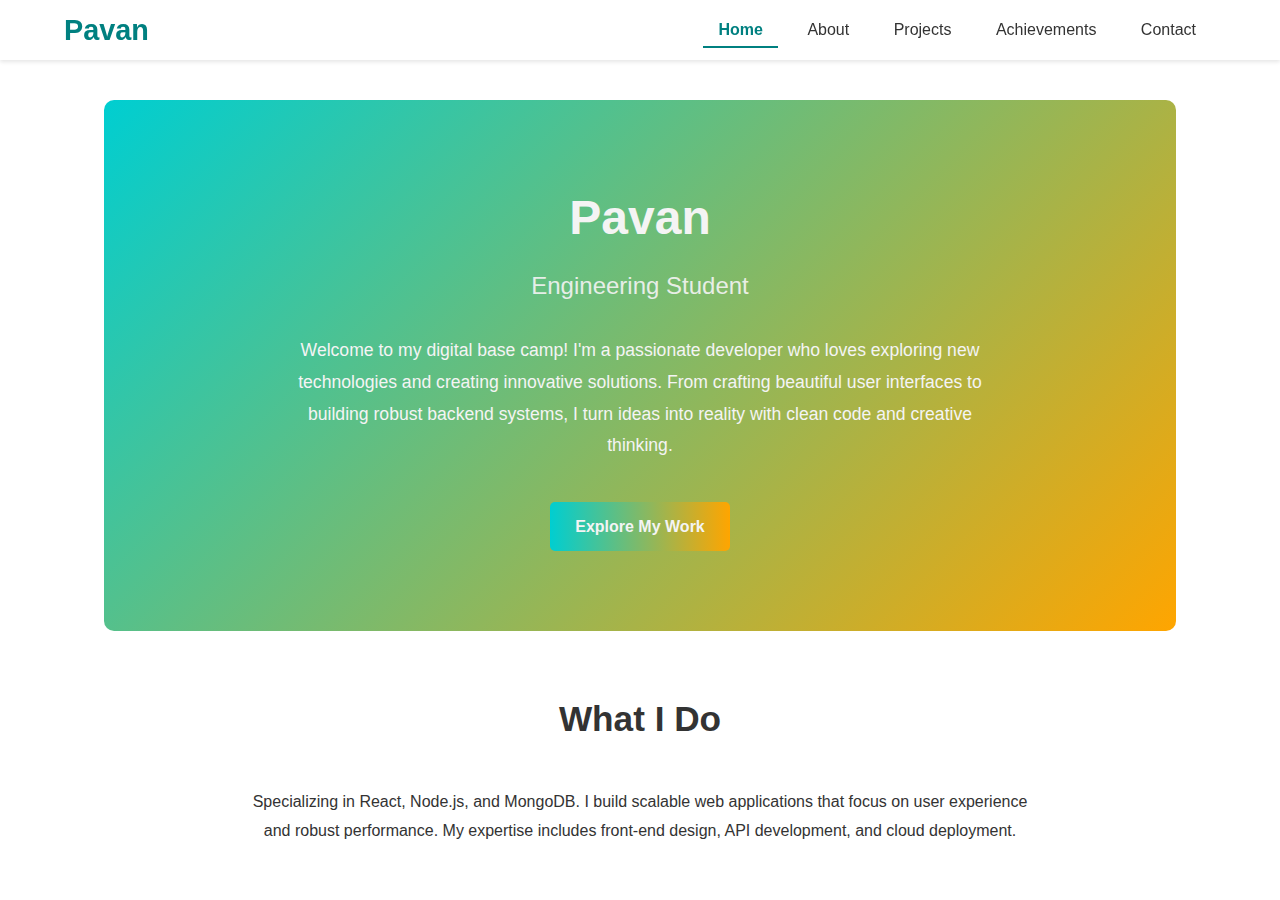
<file: index.html>
<!DOCTYPE html>
<html lang="en">
<head>
    <meta charset="UTF-8">
    <meta name="viewport" content="width=device-width, initial-scale=1.0">
    <title>Pavan - Home</title>
    <link rel="stylesheet" href="styles.css">
</head>
<body>
    <header>
        <div class="logo">Pavan</div>
        <nav>
            <a href="index.html" class="active">Home</a>
            <a href="about.html">About</a>
            <a href="projects.html">Projects</a>
            <a href="achievements.html">Achievements</a>
            <a href="contact.html">Contact</a>
        </nav>
    </header>

    <main>
        <section class="hero" style="background: linear-gradient(135deg, var(--gradient-start), var(--gradient-end)); color: var(--text-light); padding: 80px 5%; border-radius: 10px; text-align: center; margin-bottom: 60px;">
            <div class="hero-content" style="max-width: 900px; margin: 0 auto;">
                <h1 style="font-size: 3rem; margin-bottom: 10px;">Pavan</h1>
                <p style="font-size: 1.5rem; opacity: 0.9;">Engineering Student</p>
                
                <div style="display: flex; gap: 40px; margin-top: 30px; text-align: left; align-items: center; justify-content: center;">
                    
                    <div style="max-width: 700px; text-align: center;">
                        <p style="margin-bottom: 25px; font-size: 1.1rem; line-height: 1.8;">
                            Welcome to my digital base camp! I'm a passionate developer who loves exploring new technologies and creating innovative solutions. From crafting beautiful user interfaces to building robust backend systems, I turn ideas into reality with clean code and creative thinking.
                        </p>
                        <a href="projects.html" class="btn">Explore My Work</a>
                    </div>

                </div>
            </div>
        </section>

        <section style="text-align: center;">
            <h2 style="color: var(--text-dark);">What I Do</h2>
            <p style="max-width: 800px; margin: 0 auto; line-height: 1.8;">
                Specializing in React, Node.js, and MongoDB. I build scalable web applications that focus on user experience and robust performance. My expertise includes front-end design, API development, and cloud deployment.
            </p>
        </section>
    </main>
</body>
</html>
</file>
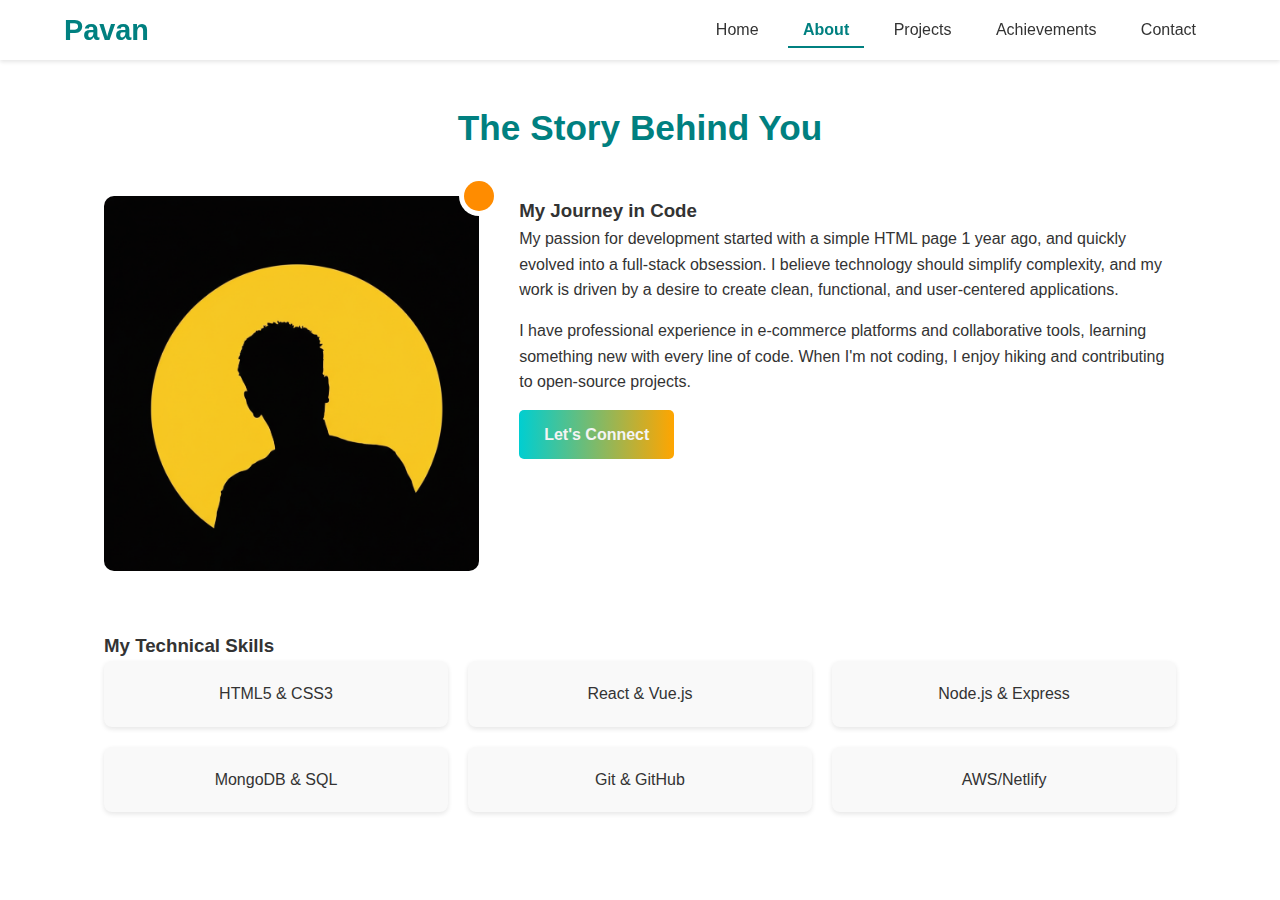
<file: about.html>
<!DOCTYPE html>
<html lang="en">
<head>
    <meta charset="UTF-8">
    <meta name="viewport" content="width=device-width, initial-scale=1.0">
    <title>Pavan - About</title>
    <link rel="stylesheet" href="styles.css">
</head>
<body>
    <header>
        <div class="logo">Pavan</div>
        <nav>
            <a href="index.html">Home</a>
            <a href="about.html" class="active">About</a>
            <a href="projects.html">Projects</a>
            <a href="achievements.html">Achievements</a>
            <a href="contact.html">Contact</a>
        </nav>
    </header>

    <main>
        <h2>The Story Behind You</h2>

        <section class="profile-story">
            <div class="profile-image-container">
                <img src="images/image.png" alt="Pavan Profile" style="width: 100%; height: auto; border-radius: 10px; display: block;">
                
                <div class="decorative-mark"></div>
            </div>
            
            <div class="story-text">
                <h3>My Journey in Code</h3>
                <p>
                    My passion for development started with a simple HTML page 1 year ago, and quickly evolved into a full-stack obsession. I believe technology should simplify complexity, and my work is driven by a desire to create clean, functional, and user-centered applications.
                </p>
                <p style="margin-top: 15px;">
                    I have professional experience in e-commerce platforms and collaborative tools, learning something new with every line of code. When I'm not coding, I enjoy hiking and contributing to open-source projects.
                </p>
                <a href="contact.html" class="btn">Let's Connect</a>
            </div>
        </section>
        
        <h3>My Technical Skills</h3>
        <section class="skills-grid">
            <div class="skill-tile">HTML5 & CSS3</div>
            <div class="skill-tile">React & Vue.js</div>
            <div class="skill-tile">Node.js & Express</div>   
            <div class="skill-tile">MongoDB & SQL</div>
            <div class="skill-tile">Git & GitHub</div>
            <div class="skill-tile">AWS/Netlify</div>
        </section>
    </main>
</body>
</html>
</file>
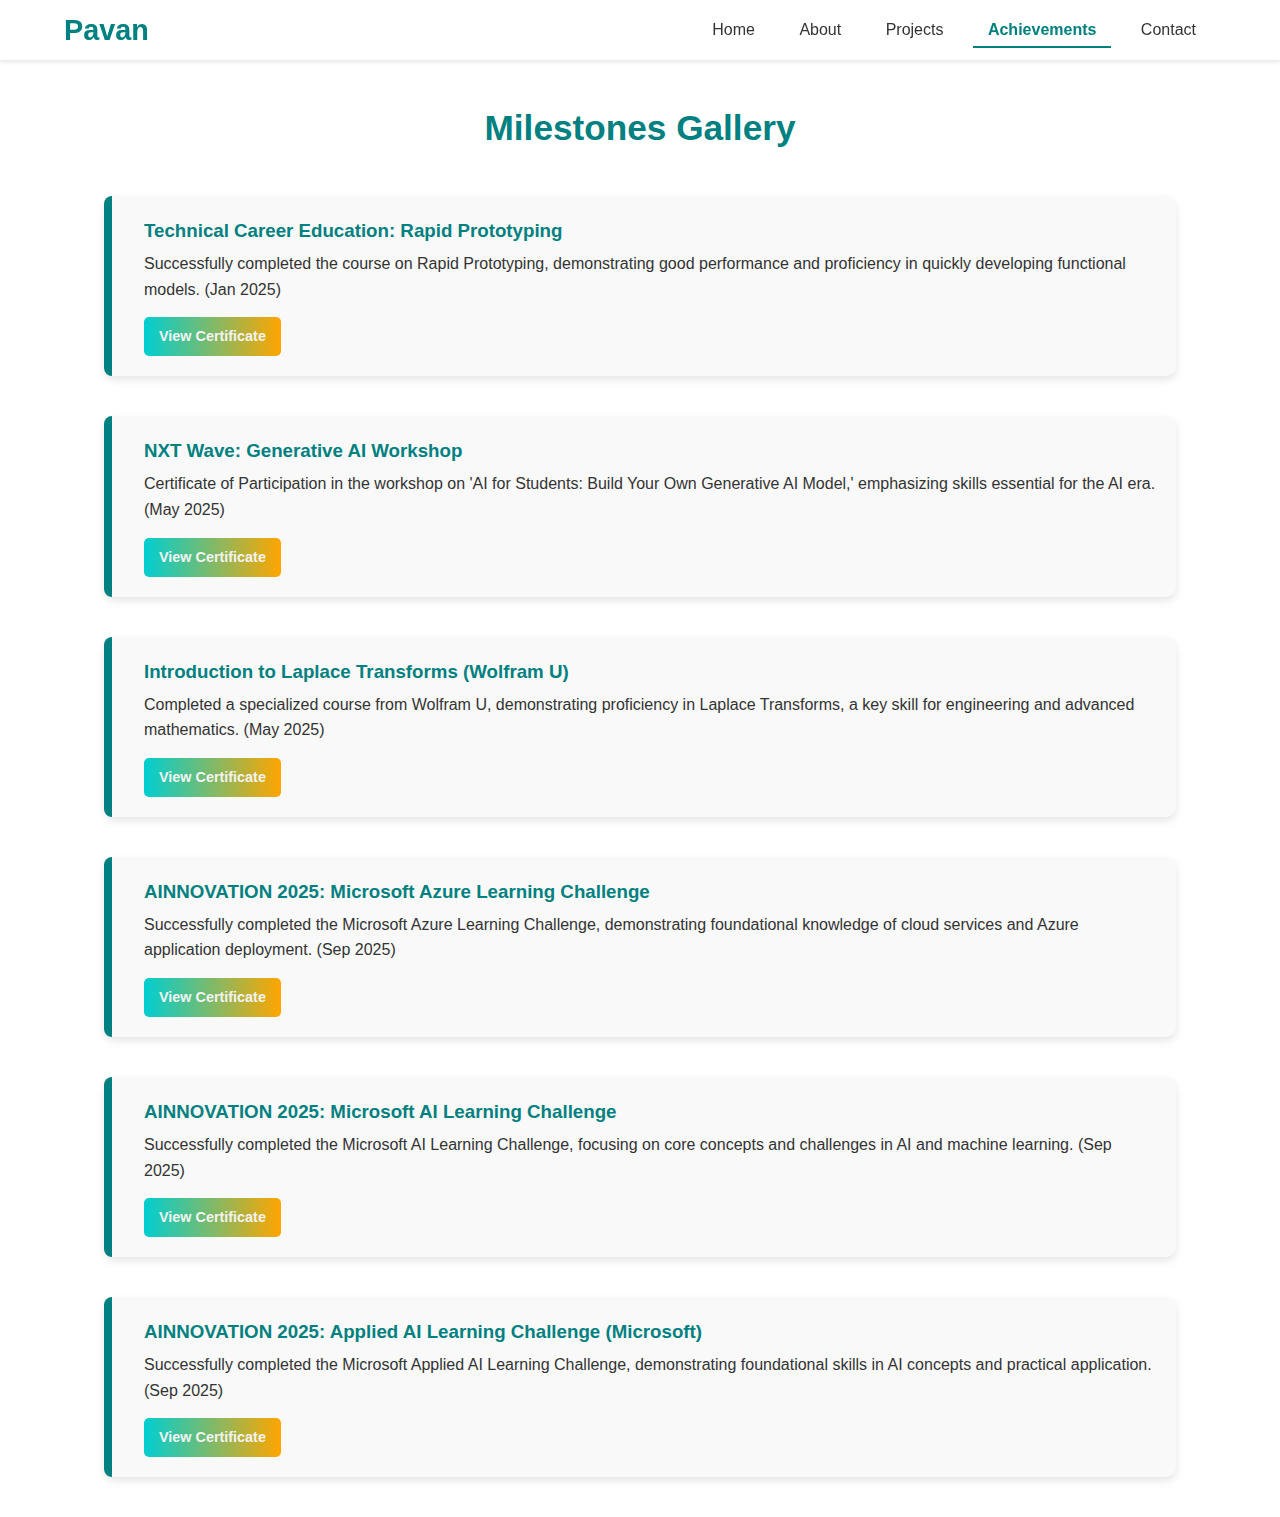
<file: achievements.html>
<!DOCTYPE html>
<html lang="en">
<head>
    <meta charset="UTF-8">
    <meta name="viewport" content="width=device-width, initial-scale=1.0">
    <title>Pavan - Achievements</title>
    <link rel="stylesheet" href="styles.css">
</head>
<body>
    <header>
        <div class="logo">Pavan</div>
        <nav>
            <a href="index.html">Home</a>
            <a href="about.html">About</a>
            <a href="projects.html">Projects</a>
            <a href="achievements.html" class="active">Achievements</a>
            <a href="contact.html">Contact</a>
        </nav>
    </header>

    <main>
        <h2>Milestones Gallery</h2>

        <section class="achievements-list">

            <div class="achievement-card">
                <div class="achievement-content">
                    <h3>Technical Career Education: Rapid Prototyping</h3>
                    <p>Successfully completed the course on Rapid Prototyping, demonstrating good performance and proficiency in quickly developing functional models. (Jan 2025)</p>
                    <a href="images/skill lab completion certificate.jpg" target="_blank" class="btn" style="padding: 8px 15px; font-size: 0.9rem;">View Certificate</a>
                </div>
            </div>
            
            <div class="achievement-card">
                <div class="achievement-content">
                    <h3>NXT Wave: Generative AI Workshop</h3>
                    <p>Certificate of Participation in the workshop on 'AI for Students: Build Your Own Generative AI Model,' emphasizing skills essential for the AI era. (May 2025)</p>
                    <a href="images/next wave certificate.jpg" target="_blank" class="btn" style="padding: 8px 15px; font-size: 0.9rem;">View Certificate</a>
                </div>
            </div>
            
            <div class="achievement-card">
                <div class="achievement-content">
                    <h3>Introduction to Laplace Transforms (Wolfram U)</h3>
                    <p>Completed a specialized course from Wolfram U, demonstrating proficiency in Laplace Transforms, a key skill for engineering and advanced mathematics. (May 2025)</p>
                    <a href="images/Screenshot 2025-10-19 105306.png" target="_blank" class="btn" style="padding: 8px 15px; font-size: 0.9rem;">View Certificate</a>
                </div>
            </div>

            <div class="achievement-card">
                <div class="achievement-content">
                    <h3>AINNOVATION 2025: Microsoft Azure Learning Challenge</h3>
                    <p>Successfully completed the Microsoft Azure Learning Challenge, demonstrating foundational knowledge of cloud services and Azure application deployment. (Sep 2025)</p>
                    <a href="images/Screenshot 2025-10-19 105101.png" target="_blank" class="btn" style="padding: 8px 15px; font-size: 0.9rem;">View Certificate</a>
                </div>
            </div>
            
            <div class="achievement-card">
                <div class="achievement-content">
                    <h3>AINNOVATION 2025: Microsoft AI Learning Challenge</h3>
                    <p>Successfully completed the Microsoft AI Learning Challenge, focusing on core concepts and challenges in AI and machine learning. (Sep 2025)</p>
                    <a href="images/Screenshot 2025-10-19 105139.png" target="_blank" class="btn" style="padding: 8px 15px; font-size: 0.9rem;">View Certificate</a>
                </div>
            </div>

            <div class="achievement-card">
                <div class="achievement-content">
                    <h3>AINNOVATION 2025: Applied AI Learning Challenge (Microsoft)</h3>
                    <p>Successfully completed the Microsoft Applied AI Learning Challenge, demonstrating foundational skills in AI concepts and practical application. (Sep 2025)</p>
                    <a href="images/Screenshot 2025-10-19 105121.png" target="_blank" class="btn" style="padding: 8px 15px; font-size: 0.9rem;">View Certificate</a>
                </div>
            </div>
            
        </section>
    </main>
</body>
</html>
</file>
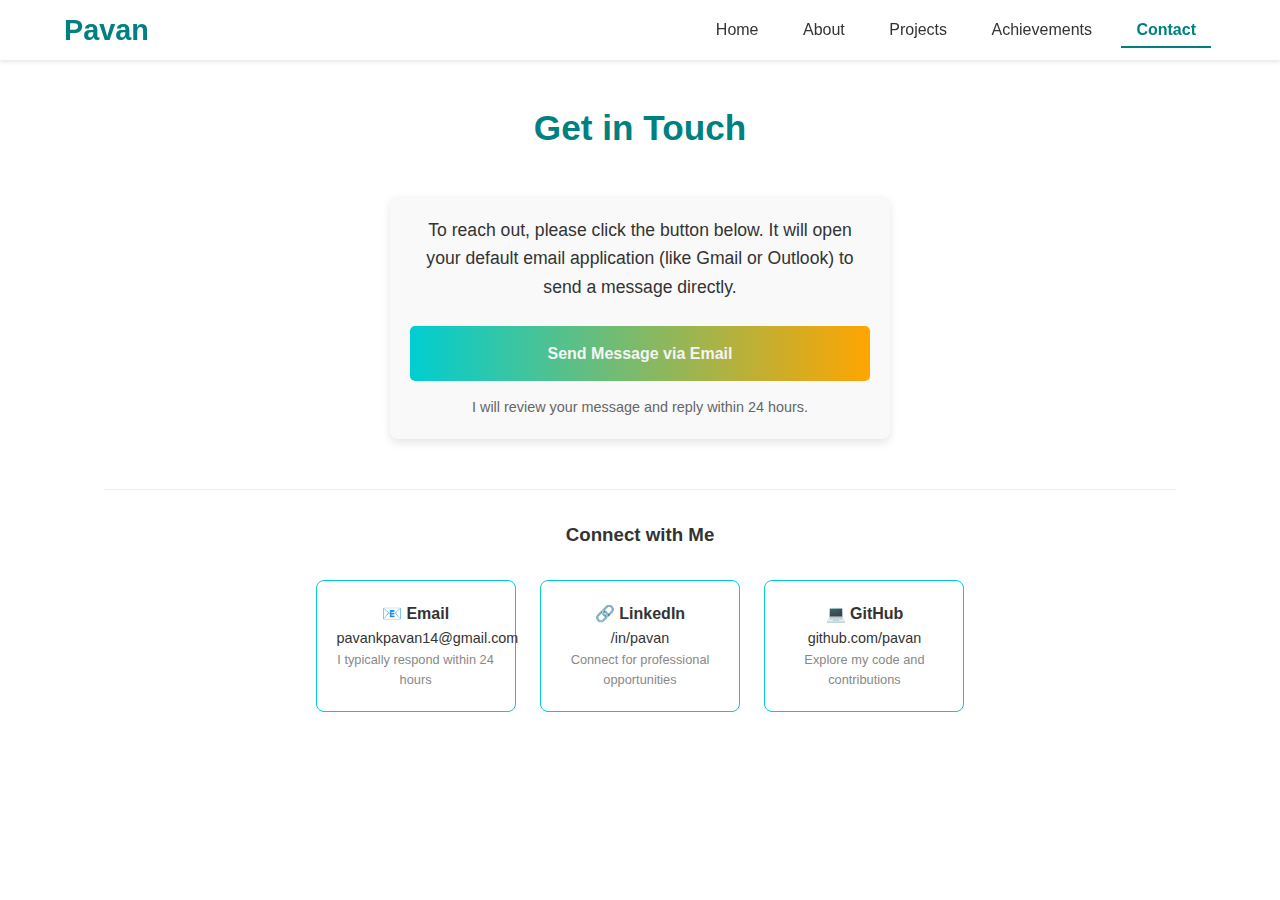
<file: contact.html>
<!DOCTYPE html>
<html lang="en">
<head>
    <meta charset="UTF-8">
    <meta name="viewport" content="width=device-width, initial-scale=1.0">
    <title>Pavan - Contact</title>
    <link rel="stylesheet" href="styles.css">
</head>
<body>
    <header>
        <div class="logo">Pavan</div>
        <nav>
            <a href="index.html">Home</a>
            <a href="about.html">About</a>
            <a href="projects.html">Projects</a>
            <a href="achievements.html">Achievements</a>
            <a href="contact.html" class="active">Contact</a>
        </nav>
    </header>

    <main>
        <h2>Get in Touch</h2>

        <section class="contact-form-container" style="max-width: 500px; margin: 0 auto; padding: 20px; border-radius: 8px; background-color: var(--card-bg); box-shadow: 0 4px 8px var(--shadow-light);">
            <p style="text-align: center; margin-bottom: 25px; font-size: 1.1rem; color: #333;">
                To reach out, please click the button below. It will open your default email application (like Gmail or Outlook) to send a message directly.
            </p>
            
            <a href="mailto:pavankpavan14@gmail.com?subject=Inquiry%20from%20Portfolio%20Website" 
               class="btn" 
               style="width: 100%; text-align: center; padding: 15px 0; display: block; text-decoration: none;">
                Send Message via Email
            </a>
            
            <p style="text-align: center; margin-top: 15px; font-size: 0.9rem; color: #666;">
                I will review your message and reply within 24 hours.
            </p>
        </section>

        <section class="social-links">
            <h3>Connect with Me</h3>
            <div style="margin-top: 20px;">
                
                <div class="social-link-card">
                    <h4>📧 Email</h4>
                    <p style="font-size: 0.9rem;">pavankpavan14@gmail.com</p>
                    <p style="color: #888; font-size: 0.8rem;">I typically respond within 24 hours</p>
                </div>

                <a href="https://www.linkedin.com/in/pavan-k-268a91331?utm_source=share&utm_campaign=share_via&utm_content=profile&utm_medium=android_app " target="_blank" class="social-link-card-link">
                    <div class="social-link-card">
                        <h4>🔗 LinkedIn</h4>
                        <p style="font-size: 0.9rem;">/in/pavan</p>
                        <p style="color: #888; font-size: 0.8rem;">Connect for professional opportunities</p>
                    </div>
                </a>

                <a href="https://github.com/Pavan-2005-K" target="_blank" class="social-link-card-link">
                    <div class="social-link-card">
                        <h4>💻 GitHub</h4>
                        <p style="font-size: 0.9rem;">github.com/pavan</p>
                        <p style="color: #888; font-size: 0.8rem;">Explore my code and contributions</p>
                    </div>
                </a>
            </div>
        </section>
    </main>
    
    </body>
</html>
</file>
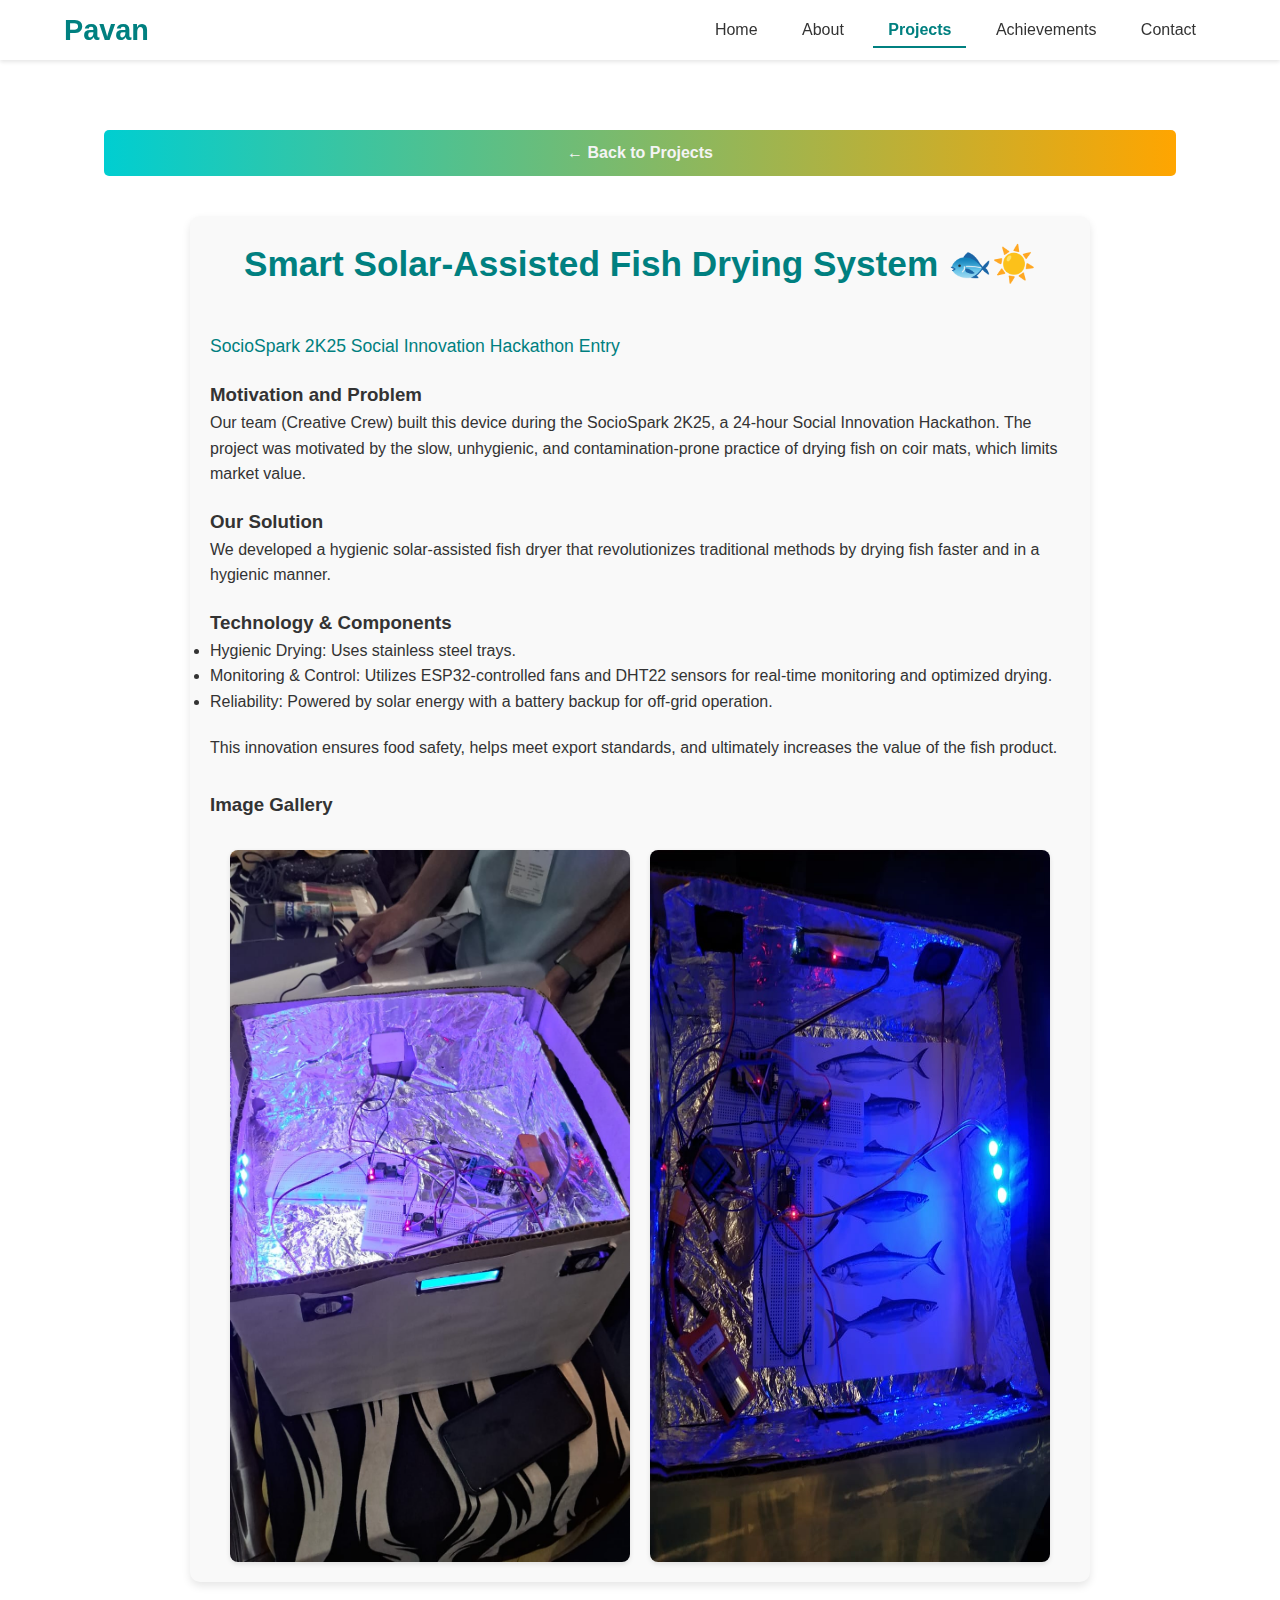
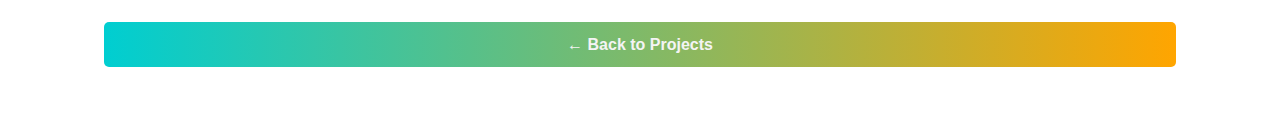
<file: fish-drying-details.html>
<!DOCTYPE html>
<html lang="en">
<head>
    <meta charset="UTF-8">
    <meta name="viewport" content="width=device-width, initial-scale=1.0">
    <title>Pavan - Smart Fish Drying System Details</title>
    <link rel="stylesheet" href="styles.css">
    <style>
        /* Specific styles for the details page */
        .project-details {
            max-width: 900px;
            margin: 40px auto;
            padding: 20px;
            background-color: var(--card-bg);
            border-radius: 10px;
            box-shadow: 0 4px 8px var(--shadow-light);
        }
        .image-gallery {
            display: flex;
            flex-wrap: wrap;
            gap: 20px;
            justify-content: center;
            margin-top: 30px;
        }
        /* Make images slightly larger on hover to indicate clickability */
        .image-gallery img {
            width: 100%; /* Default to full width on small screens */
            max-width: 400px; /* Limit image size on large screens */
            height: auto;
            border-radius: 8px;
            box-shadow: 0 2px 5px rgba(0, 0, 0, 0.1);
            cursor: pointer; /* Indicates it's clickable */
            transition: transform 0.2s;
        }
        .image-gallery img:hover {
            transform: scale(1.02);
        }
        .back-link {
            display: block;
            margin: 30px 0 10px 0;
            text-align: center;
        }

        /* --- MODAL/LIGHTBOX STYLES --- */
        .modal {
            display: none; /* Hidden by default */
            position: fixed; /* Stay in place */
            z-index: 200; /* Sit on top of everything */
            padding-top: 50px; /* Location of the box */
            left: 0;
            top: 0;
            width: 100%; 
            height: 100%;
            overflow: auto; /* Enable scroll if needed */
            background-color: rgba(0,0,0,0.9); /* Black w/ opacity */
        }

        .modal-content {
            margin: auto;
            display: block;
            width: 80%;
            max-width: 700px;
        }

        .modal-content {  
            animation-name: zoom;
            animation-duration: 0.6s;
        }

        @keyframes zoom {
            from {transform:scale(0)} 
            to {transform:scale(1)}
        }

        .close {
            position: absolute;
            top: 15px;
            right: 35px;
            color: #f1f1f1;
            font-size: 40px;
            font-weight: bold;
            transition: 0.3s;
        }

        .close:hover,
        .close:focus {
            color: #bbb;
            text-decoration: none;
            cursor: pointer;
        }

        /* 100% width on small screens */
        @media only screen and (max-width: 700px){
            .modal-content {
                width: 100%;
            }
        }
    </style>
</head>
<body>
    <header>
        <div class="logo">Pavan</div>
        <nav>
            <a href="index.html">Home</a>
            <a href="about.html">About</a>
            <a href="projects.html" class="active">Projects</a>
            <a href="achievements.html">Achievements</a>
            <a href="contact.html">Contact</a>
        </nav>
    </header>

    <main>
        <a href="projects.html" class="back-link btn" style="width: auto; padding: 10px 20px;">← Back to Projects</a>

        <section class="project-details">
            <h2>Smart Solar-Assisted Fish Drying System 🐟☀️</h2>
            <p style="font-size: 1.1rem; color: var(--primary-color);">SocioSpark 2K25 Social Innovation Hackathon Entry</p>
            
            <h3 style="margin-top: 20px;">Motivation and Problem</h3>
            <p>Our team (Creative Crew) built this device during the SocioSpark 2K25, a 24-hour Social Innovation Hackathon. The project was motivated by the slow, unhygienic, and contamination-prone practice of drying fish on coir mats, which limits market value.</p>

            <h3 style="margin-top: 20px;">Our Solution</h3>
            <p>We developed a hygienic solar-assisted fish dryer that revolutionizes traditional methods by drying fish faster and in a hygienic manner.</p>
            
            <h3 style="margin-top: 20px;">Technology & Components</h3>
            <ul>
                <li>Hygienic Drying: Uses stainless steel trays.</li>
                <li>Monitoring & Control: Utilizes ESP32-controlled fans and DHT22 sensors for real-time monitoring and optimized drying.</li>
                <li>Reliability: Powered by solar energy with a battery backup for off-grid operation.</li>
            </ul>
            <p style="margin-top: 20px;">This innovation ensures food safety, helps meet export standards, and ultimately increases the value of the fish product.</p>


            <h3 style="margin-top: 30px;">Image Gallery</h3>
            <div class="image-gallery">
                <img src="images/WhatsApp Image 2025-10-19 at 11.51.47_4c773da5.jpg" alt="Physical setup of the solar-assisted fish dryer with internal wiring." onclick="openModal(this)" />
                
                <img src="images/WhatsApp Image 2025-10-19 at 11.21.20_762dcdd9.jpg" alt="Internal view of the dryer showing trays and electronic components." onclick="openModal(this)" />
            </div>

        </section>
        <a href="projects.html" class="back-link btn" style="width: auto; padding: 10px 20px;">← Back to Projects</a>
    </main>
    
    <div id="myModal" class="modal">
      <span class="close" onclick="document.getElementById('myModal').style.display='none'">&times;</span>
      <img class="modal-content" id="img01">
    </div>

    <script>
        function openModal(element) {
          const modal = document.getElementById("myModal");
          const modalImg = document.getElementById("img01");
          
          modal.style.display = "block";
          modalImg.src = element.src;
        }

        // Close the modal if the user clicks anywhere outside of the image
        const modal = document.getElementById("myModal");
        window.onclick = function(event) {
          if (event.target == modal) {
            modal.style.display = "none";
          }
        }
    </script>
</body>
</html>
</file>
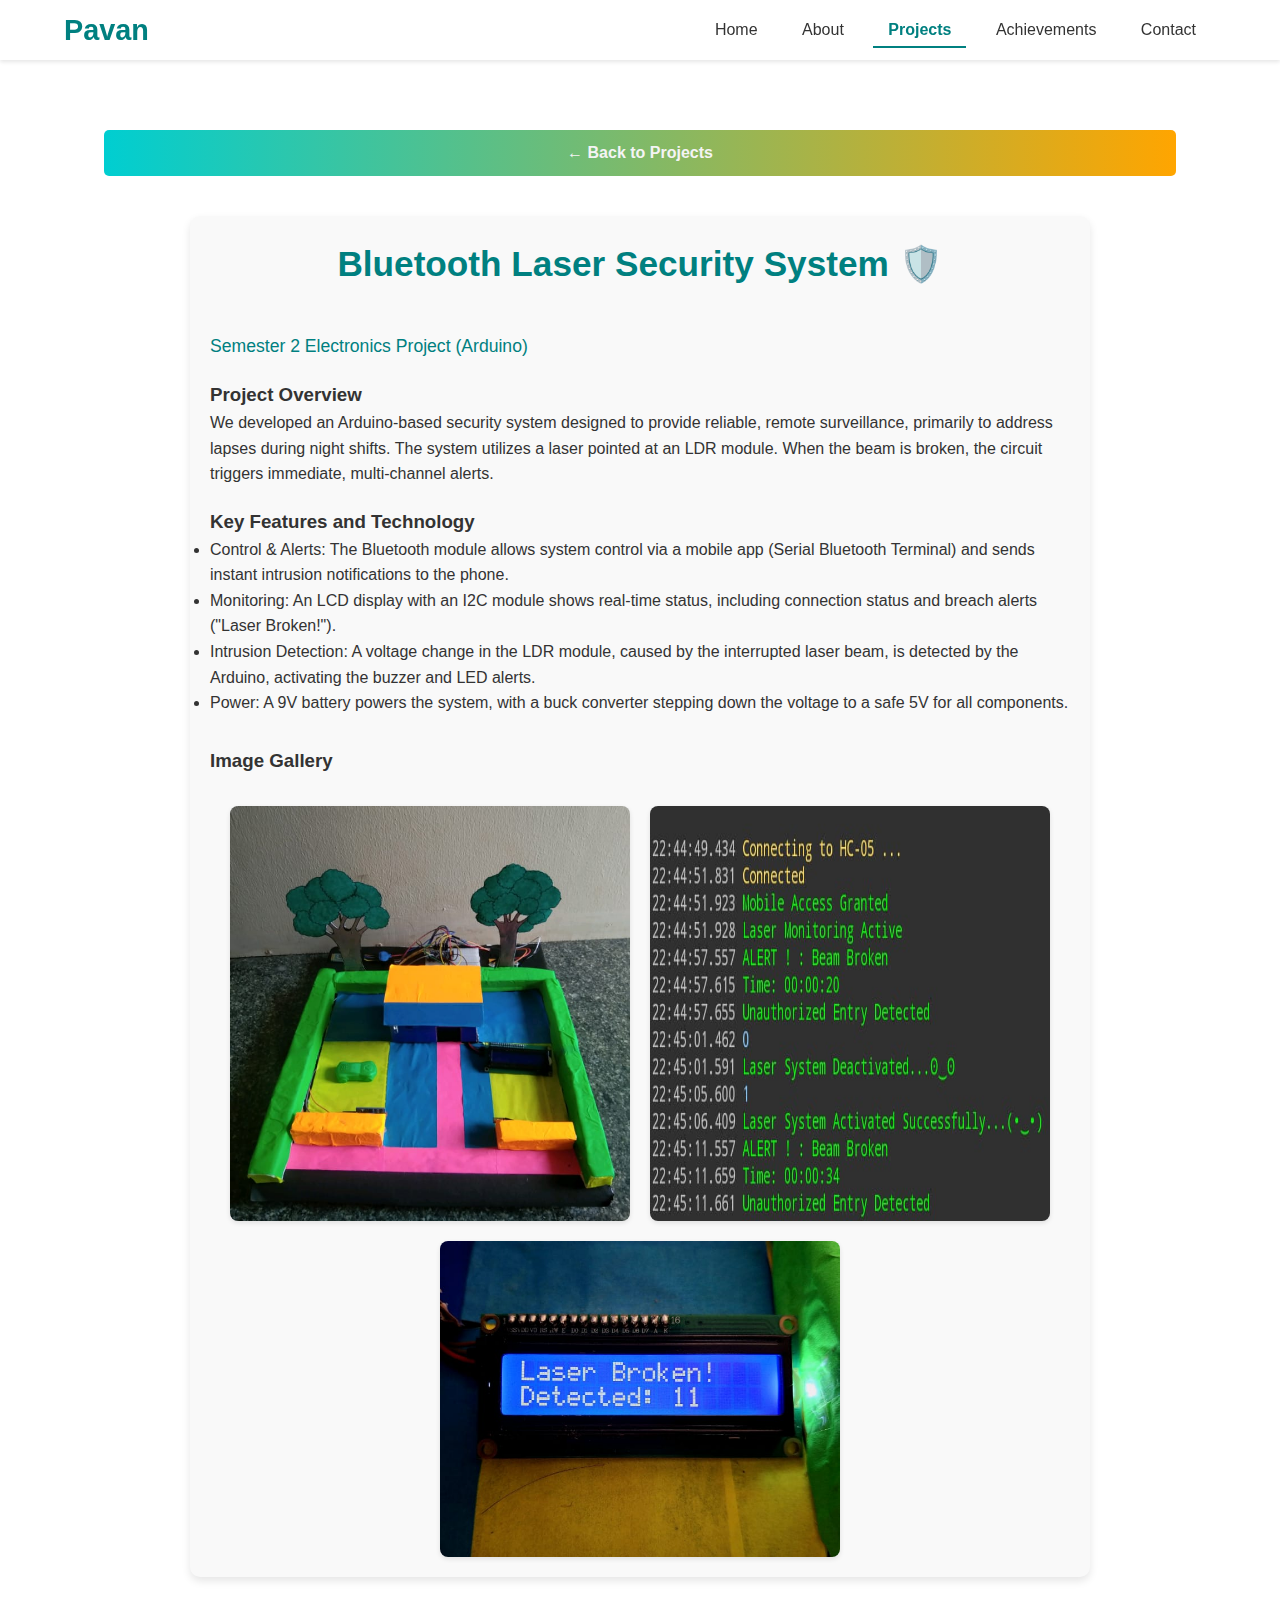
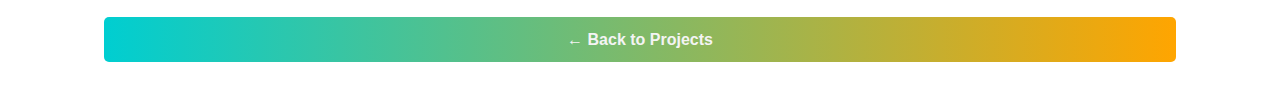
<file: laser-security-details.html>
<!DOCTYPE html>
<html lang="en">
<head>
    <meta charset="UTF-8">
    <meta name="viewport" content="width=device-width, initial-scale=1.0">
    <title>Pavan - Laser Security System Details</title>
    <link rel="stylesheet" href="styles.css">
    <style>
        /* Specific styles for the details page */
        .project-details {
            max-width: 900px;
            margin: 40px auto;
            padding: 20px;
            background-color: var(--card-bg);
            border-radius: 10px;
            box-shadow: 0 4px 8px var(--shadow-light);
        }
        .image-gallery {
            display: flex;
            flex-wrap: wrap;
            gap: 20px;
            justify-content: center;
            margin-top: 30px;
        }
        /* Make images slightly larger on hover to indicate clickability */
        .image-gallery img {
            width: 100%; /* Default to full width on small screens */
            max-width: 400px; /* Limit image size on large screens */
            height: auto;
            border-radius: 8px;
            box-shadow: 0 2px 5px rgba(0, 0, 0, 0.1);
            cursor: pointer; /* Indicates it's clickable */
            transition: transform 0.2s;
        }
        .image-gallery img:hover {
            transform: scale(1.02);
        }
        .back-link {
            display: block;
            margin: 30px 0 10px 0;
            text-align: center;
        }

        /* --- NEW MODAL/LIGHTBOX STYLES --- */
        .modal {
            display: none; /* Hidden by default */
            position: fixed; /* Stay in place */
            z-index: 200; /* Sit on top of everything */
            padding-top: 50px; /* Location of the box */
            left: 0;
            top: 0;
            width: 100%; 
            height: 100%;
            overflow: auto; /* Enable scroll if needed */
            background-color: rgba(0,0,0,0.9); /* Black w/ opacity */
        }

        .modal-content {
            margin: auto;
            display: block;
            width: 80%;
            max-width: 700px;
        }

        .modal-content, .caption {  
            animation-name: zoom;
            animation-duration: 0.6s;
        }

        @keyframes zoom {
            from {transform:scale(0)} 
            to {transform:scale(1)}
        }

        .close {
            position: absolute;
            top: 15px;
            right: 35px;
            color: #f1f1f1;
            font-size: 40px;
            font-weight: bold;
            transition: 0.3s;
        }

        .close:hover,
        .close:focus {
            color: #bbb;
            text-decoration: none;
            cursor: pointer;
        }

        /* 100% width on small screens */
        @media only screen and (max-width: 700px){
            .modal-content {
                width: 100%;
            }
        }
    </style>
</head>
<body>
    <header>
        <div class="logo">Pavan</div>
        <nav>
            <a href="index.html">Home</a>
            <a href="about.html">About</a>
            <a href="projects.html" class="active">Projects</a>
            <a href="achievements.html">Achievements</a>
            <a href="contact.html">Contact</a>
        </nav>
    </header>

    <main>
        <a href="projects.html" class="back-link btn" style="width: auto; padding: 10px 20px;">← Back to Projects</a>

        <section class="project-details">
            <h2>Bluetooth Laser Security System 🛡️</h2>
            <p style="font-size: 1.1rem; color: var(--primary-color);">Semester 2 Electronics Project (Arduino)</p>
            
            <h3 style="margin-top: 20px;">Project Overview</h3>
            <p>We developed an Arduino-based security system designed to provide reliable, remote surveillance, primarily to address lapses during night shifts. The system utilizes a laser pointed at an LDR module. When the beam is broken, the circuit triggers immediate, multi-channel alerts.</p>

            <h3 style="margin-top: 20px;">Key Features and Technology</h3>
            <ul>
                <li>Control & Alerts: The Bluetooth module allows system control via a mobile app (Serial Bluetooth Terminal) and sends instant intrusion notifications to the phone.</li>
                <li>Monitoring: An LCD display with an I2C module shows real-time status, including connection status and breach alerts ("Laser Broken!").</li>
                <li>Intrusion Detection: A voltage change in the LDR module, caused by the interrupted laser beam, is detected by the Arduino, activating the buzzer and LED alerts.</li>
                <li>Power: A 9V battery powers the system, with a buck converter stepping down the voltage to a safe 5V for all components.</li>
            </ul>

            <h3 style="margin-top: 30px;">Image Gallery</h3>
            <div class="image-gallery">
                <img src="images/WhatsApp Image 2025-10-19 at 11.12.55_418c1e35.jpg" alt="Physical setup of the laser security system model." onclick="openModal(this)" />
                
                <img src="images/WhatsApp Image 2025-10-19 at 11.10.36_398018d9.jpg" alt="LCD displaying 'Laser Broken! Detected: 11'" onclick="openModal(this)" />
                
                <img src="images/WhatsApp Image 2025-10-19 at 11.31.17_4698f48e.jpg" alt="Mobile phone showing serial Bluetooth terminal alerts." onclick="openModal(this)" />
            </div>

        </section>
        <a href="projects.html" class="back-link btn" style="width: auto; padding: 10px 20px;">← Back to Projects</a>
    </main>
    
    <div id="myModal" class="modal">
      <span class="close" onclick="document.getElementById('myModal').style.display='none'">&times;</span>
      <img class="modal-content" id="img01">
    </div>

    <script>
        function openModal(element) {
          const modal = document.getElementById("myModal");
          const modalImg = document.getElementById("img01");
          
          modal.style.display = "block";
          modalImg.src = element.src;
        }

        // Close the modal if the user clicks anywhere outside of the image
        const modal = document.getElementById("myModal");
        window.onclick = function(event) {
          if (event.target == modal) {
            modal.style.display = "none";
          }
        }
    </script>
</body>
</html>
</file>
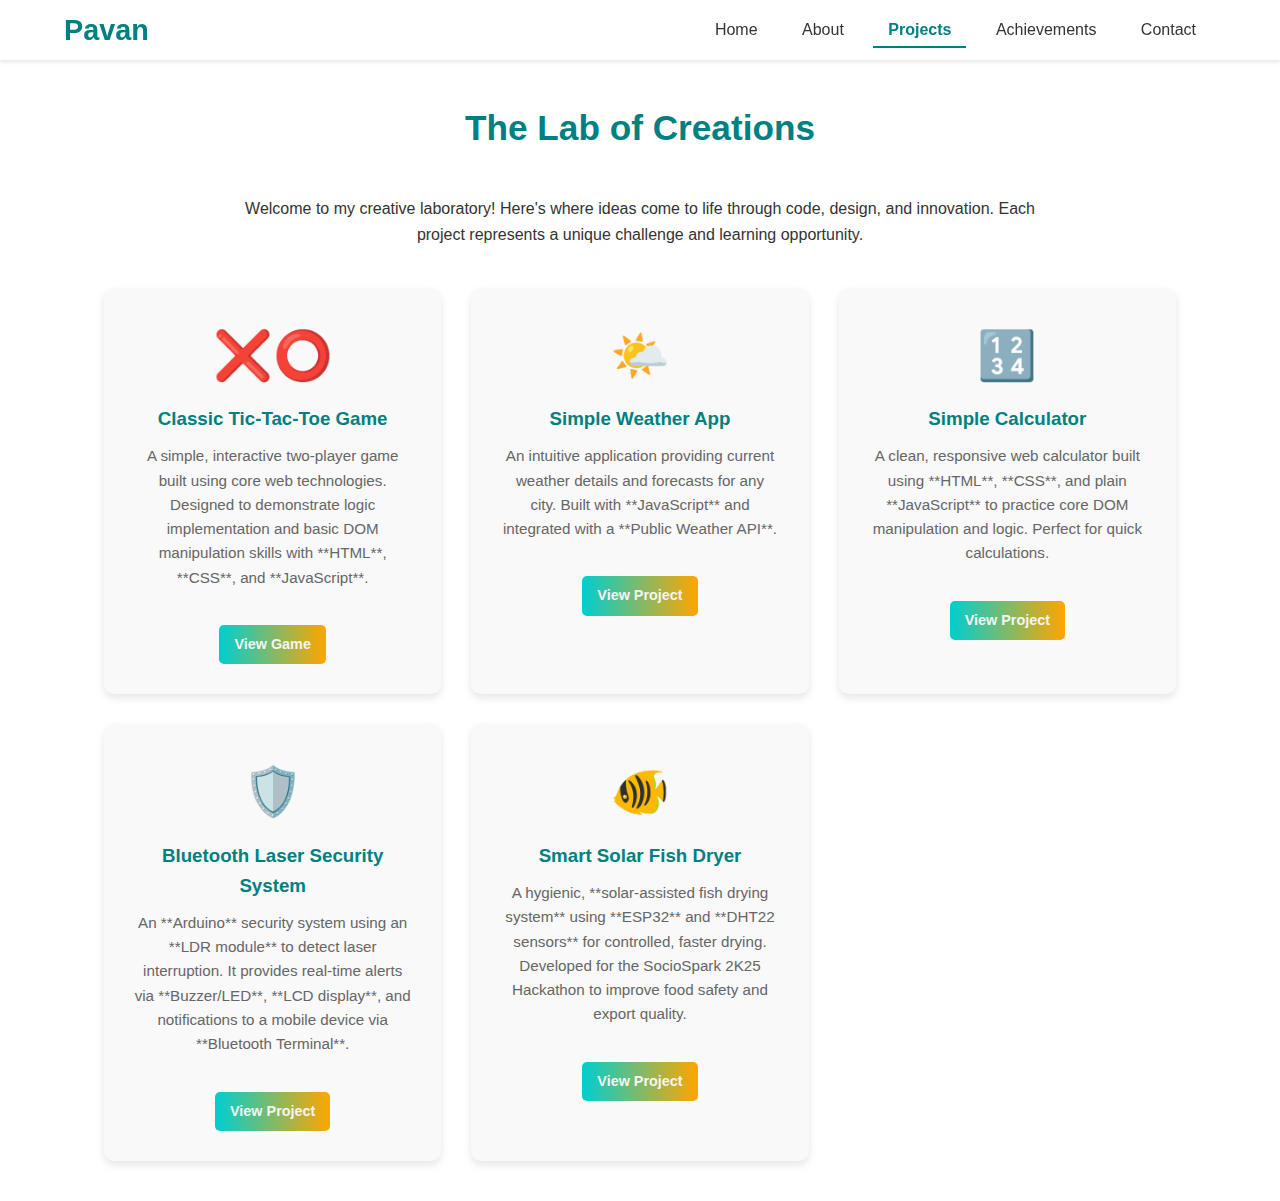
<file: projects.html>
<!DOCTYPE html>
<html lang="en">
<head>
    <meta charset="UTF-8">
    <meta name="viewport" content="width=device-width, initial-scale=1.0">
    <title>Pavan - Projects</title>
    <link rel="stylesheet" href="styles.css">
</head>
<body>
    <header>
        <div class="logo">Pavan</div>
        <nav>
            <a href="index.html">Home</a>
            <a href="about.html">About</a>
            <a href="projects.html" class="active">Projects</a>
            <a href="achievements.html">Achievements</a>
            <a href="contact.html">Contact</a>
        </nav>
    </header>

    <main>
        <h2>The Lab of Creations</h2>
        <p style="text-align: center; margin-bottom: 40px; max-width: 800px; margin-left: auto; margin-right: auto;">
            Welcome to my creative laboratory! Here's where ideas come to life through code, design, and innovation. Each project represents a unique challenge and learning opportunity.
        </p>

        <section class="projects-grid">

            <div class="project-card">
                <div style="font-size: 3rem; margin-bottom: 10px;">❌⭕</div>
                <h3>Classic Tic-Tac-Toe Game</h3>
                <p>A simple, interactive two-player game built using core web technologies. Designed to demonstrate logic implementation and basic DOM manipulation skills with **HTML**, **CSS**, and **JavaScript**.</p>
                <a href="https://tic-tac-toe-tan-nine-11.vercel.app/" target="_blank" class="btn" style="padding: 8px 15px; font-size: 0.9rem;">View Game</a>
            </div>

            <div class="project-card">
                <div style="font-size: 3rem; margin-bottom: 10px;">🌤️</div>
                <h3>Simple Weather App</h3>
                <p>An intuitive application providing current weather details and forecasts for any city. Built with **JavaScript** and integrated with a **Public Weather API**.</p>
                <a href="https://simple-weather-app-one-xi.vercel.app/" target="_blank" class="btn" style="padding: 8px 15px; font-size: 0.9rem;">View Project</a>
            </div>

            <div class="project-card">
                <div style="font-size: 3rem; margin-bottom: 10px;">🔢</div>
                <h3>Simple Calculator</h3>
                <p>A clean, responsive web calculator built using **HTML**, **CSS**, and plain **JavaScript** to practice core DOM manipulation and logic. Perfect for quick calculations.</p>
                <a href="https://simple-calculator-three-lilac.vercel.app/" target="_blank" class="btn" style="padding: 8px 15px; font-size: 0.9rem;">View Project</a>
            </div>
            
            <div class="project-card">
                <div style="font-size: 3rem; margin-bottom: 10px;">🛡️</div>
                <h3>Bluetooth Laser Security System</h3>
                <p>An **Arduino** security system using an **LDR module** to detect laser interruption. It provides real-time alerts via **Buzzer/LED**, **LCD display**, and notifications to a mobile device via **Bluetooth Terminal**.</p>
                <a href="laser-security-details.html" class="btn" style="padding: 8px 15px; font-size: 0.9rem;">View Project</a>
            </div>

            <div class="project-card">
                <div style="font-size: 3rem; margin-bottom: 10px;">🐠</div>
                <h3>Smart Solar Fish Dryer</h3>
                <p>A hygienic, **solar-assisted fish drying system** using **ESP32** and **DHT22 sensors** for controlled, faster drying. Developed for the SocioSpark 2K25 Hackathon to improve food safety and export quality.</p>
                <a href="fish-drying-details.html" class="btn" style="padding: 8px 15px; font-size: 0.9rem;">View Project</a>
            </div>
            
        </section>
    </main>
</body>
</html>
</file>
<file: styles.css>
/* --- Global Stylesheet: styles.css --- */

/* 1. Root Variables for Easy Color Changes */
:root {
    --primary-color: #008080; /* Teal */
    --secondary-color: #FF8C00; /* Dark Orange/Gold */
    --gradient-start: #00CED1; /* Dark Cyan */
    --gradient-end: #FFA500; /* Orange */
    --text-dark: #333;
    --text-light: #f4f4f4;
    --background-light: #ffffff;
    --card-bg: #f9f9f9;
    --shadow-light: rgba(0, 0, 0, 0.1);
}

/* Base Reset and Typography */
* {
    margin: 0;
    padding: 0;
    box-sizing: border-box;
}

body {
    font-family: 'Segoe UI', Tahoma, Geneva, Verdana, sans-serif;
    line-height: 1.6;
    color: var(--text-dark);
    background-color: var(--background-light);
    padding-top: 60px; /* Space for fixed header */
}

/* 5. Entrance Animation Keyframes */
@keyframes fadeInSlideUp {
    from {
        opacity: 0;
        transform: translateY(20px);
    }
    to {
        opacity: 1;
        transform: translateY(0);
    }
}

/* 2. Header and Navigation (Required: Fixed Header) */
header {
    position: fixed;
    top: 0;
    width: 100%;
    background-color: var(--background-light);
    box-shadow: 0 2px 4px var(--shadow-light);
    display: flex;
    justify-content: space-between;
    align-items: center;
    padding: 10px 5%;
    height: 60px;
    z-index: 100; /* Keep it on top */
}

.logo {
    font-size: 1.8rem;
    font-weight: bold;
    color: var(--primary-color);
}

nav a {
    color: var(--text-dark);
    text-decoration: none;
    padding: 8px 15px;
    margin: 0 5px;
    transition: all 0.3s ease;
    border-bottom: 2px solid transparent; 
}

nav a:hover {
    color: var(--primary-color);
    border-bottom: 2px solid var(--primary-color);
}

nav a.active {
    color: var(--primary-color);
    border-bottom: 2px solid var(--primary-color);
    font-weight: 600;
}

/* 3. Main Content Layout (Applied Entrance Animation) */
main {
    padding: 40px 5%;
    max-width: 1200px;
    margin: 0 auto;
    /* Apply animation here */
    animation: fadeInSlideUp 0.8s ease-out both; 
}

h2 {
    text-align: center;
    margin-bottom: 40px;
    font-size: 2.2rem;
    color: var(--primary-color);
}

/* 4. Shared Button Styling (Required: Visible Reaction on Hover) */
.btn {
    display: inline-block;
    padding: 12px 25px;
    margin-top: 15px;
    border: none;
    border-radius: 5px;
    text-decoration: none;
    font-weight: 600;
    color: var(--text-light);
    background: linear-gradient(90deg, var(--gradient-start) 0%, var(--gradient-end) 100%);
    transition: transform 0.3s ease, box-shadow 0.3s ease;
    cursor: pointer;
}

.btn:hover {
    transform: translateY(-2px); /* Lift up */
    box-shadow: 0 8px 15px var(--shadow-light); 
}

/* --- About Page Styles --- */
.profile-story {
    display: flex;
    gap: 40px;
    align-items: flex-start;
    margin-bottom: 60px; /* Required: Clear, spacious boundary from skills grid */
}

.profile-image-container {
    position: relative; 
    flex-shrink: 0;
    width: 35%; /* Makes text column wider than image column */
}

.profile-image-container img {
    width: 100%;
    height: auto;
    border-radius: 10px;
}

/* Decorative Mark (Required: Fixed in position relative to image corner) */
.decorative-mark {
    position: absolute;
    top: -15px;
    right: -15px;
    width: 30px;
    height: 30px;
    background-color: var(--secondary-color);
    border-radius: 50%;
    box-shadow: 0 0 0 5px var(--background-light);
}

.story-text {
    flex-grow: 1;
}

/* Skills Grid (Required: Perfectly uniform grid, equal gaps) */
.skills-grid {
    display: grid;
    grid-template-columns: repeat(3, 1fr); /* 3 across */
    gap: 20px; 
    text-align: center;
}

.skill-tile {
    background-color: var(--card-bg);
    padding: 20px;
    border-radius: 8px;
    box-shadow: 0 2px 5px var(--shadow-light);
    font-weight: 500;
    color: var(--text-dark);
    transition: transform 0.2s ease, box-shadow 0.2s ease; /* Transition added */
}

/* NEW: Skill Tile Hover Animation */
.skill-tile:hover {
    transform: scale(1.05); /* Slight growth */
    box-shadow: 0 5px 10px rgba(0, 0, 0, 0.15); 
    cursor: pointer;
}


/* --- Projects Page Styles --- */
.projects-grid {
    display: grid;
    /* UPDATED: Ensures four cards fit nicely on larger screens (or wraps correctly) */
    grid-template-columns: repeat(auto-fit, minmax(250px, 1fr));
    gap: 30px;
}

/* Project Card (Required: Distinct box/card) */
.project-card {
    background-color: var(--card-bg);
    padding: 30px;
    border-radius: 10px;
    box-shadow: 0 4px 8px var(--shadow-light);
    text-align: center;
    transition: all 0.3s ease;
}

/* Project Card Hover Effect (Required: Visually lift up/deeper shadow) */
.project-card:hover {
    transform: translateY(-5px); 
    box-shadow: 0 10px 20px rgba(0, 0, 0, 0.2); 
}

.project-card h3 {
    margin-bottom: 10px;
    color: var(--primary-color);
}

/* Neatly stacked and separated by vertical empty space (Required) */
.project-card p {
    margin-bottom: 20px; 
    color: #666;
    font-size: 0.95rem;
}


/* --- Achievements Page Styles --- */
.achievements-list {
    display: flex;
    flex-direction: column;
    gap: 40px; /* Required: Large, equal empty spaces separating each card */
}

.achievement-card {
    display: flex;
    align-items: center;
    background-color: var(--card-bg);
    padding: 20px;
    border-radius: 10px;
    box-shadow: 0 4px 8px var(--shadow-light);
    position: relative;
    transition: box-shadow 0.3s ease;
}
/* Optional: Achievement Card Hover for polish */
.achievement-card:hover {
    box-shadow: 0 8px 16px rgba(0, 0, 0, 0.15);
}


/* Required: Continuous vertical band of color */
.achievement-card::before {
    content: '';
    position: absolute;
    left: 0;
    top: 0;
    bottom: 0;
    width: 8px;
    background-color: var(--primary-color);
    border-radius: 10px 0 0 10px;
}

.achievement-content {
    padding-left: 20px;
}

.achievement-content h3 {
    color: var(--primary-color);
    margin-bottom: 5px;
}

/* --- Contact Page Styles --- */
.contact-form-container {
    max-width: 600px;
    margin: 0 auto 50px auto; /* Required: Centered horizontally, clear separation below */
    padding: 30px;
    background-color: var(--card-bg);
    border-radius: 10px;
    box-shadow: 0 4px 8px var(--shadow-light);
}

.form-group {
    margin-bottom: 15px; /* Required: Small, consistent vertical gaps */
}

.form-group input, 
.form-group textarea {
    width: 100%;
    padding: 10px;
    border: 1px solid #ccc;
    border-radius: 5px;
    font-family: inherit;
}

/* Social Media Block (Required: Visually distinct and separated) */
.social-links {
    text-align: center;
    margin-top: 50px;
    padding-top: 30px;
    border-top: 1px solid #eee; /* Visual separator */
}

/* NEW: Wrapper for the clickable link around the social card (only for LinkedIn/GitHub) */
.social-link-card-link {
    text-decoration: none; /* Remove underline */
    color: inherit; /* Inherit the text color */
    display: inline-block; /* Allows layout next to each other */
}

/* Social Link Card Base Styles (Applied to all three cards) */
.social-link-card {
    /* Set display property here to ensure all three cards align horizontally */
    display: inline-block; 
    width: 200px;
    padding: 20px;
    /* Margin defined here handles spacing for all three */
    margin: 10px; 
    background-color: var(--background-light);
    border: 1px solid var(--gradient-start);
    border-radius: 8px;
    transition: all 0.3s;
    /* Added cursor pointer for visual feedback on all cards */
    cursor: pointer; 
}

/* NEW: Apply hover effect directly to the card (works for both <a> wrapped and simple <div> cards) */
.social-link-card:hover {
    box-shadow: 0 5px 10px var(--shadow-light);
    border-color: var(--gradient-end);
    transform: translateY(-2px); /* Subtle lift on social links too */
}


/* NEW: Success Message Alert Styling */
.message-sent-alert {
    display: none; /* Hidden by default, shown by JavaScript */
    max-width: 600px;
    margin: 20px auto;
    padding: 15px;
    text-align: center;
    font-weight: bold;
    font-size: 1.1rem;
    color: var(--text-light);
    background: var(--primary-color);
    border-radius: 8px;
    box-shadow: 0 4px 10px rgba(0, 128, 128, 0.3); 
    animation: fadeInSlideDown 0.5s ease-out; 
}

@keyframes fadeInSlideDown {
    from {
        opacity: 0;
        transform: translateY(-20px);
    }
    to {
        opacity: 1;
        transform: translateY(0);
    }
}


/* --- Media Queries for Mobile Responsiveness (Max Width 768px) --- */
@media (max-width: 768px) {
    
    /* Global */
    body {
        padding-top: 0; 
    }
    
    /* Header/Nav */
    header {
        position: static; 
        flex-direction: column; 
        height: auto;
        box-shadow: 0 2px 4px var(--shadow-light);
    }
    
    nav {
        flex-wrap: wrap; 
        margin-top: 5px;
        padding-bottom: 10px;
        width: 100%;
    }

    nav a {
        padding: 5px 10px;
        font-size: 0.9rem;
    }

    /* Home Page */
    .hero div[style*="display: flex"] {
        flex-direction: column; 
        text-align: center !important;
    }
    
    /* About Page */
    .profile-story {
        flex-direction: column; 
        gap: 20px;
    }
    
    .profile-image-container {
        width: 60%; 
        margin: 0 auto;
    }

    .skills-grid {
        grid-template-columns: repeat(2, 1fr); /* 2 columns on mobile */
        gap: 15px;
    }

    /* Projects Page */
    .projects-grid {
        grid-template-columns: 1fr; 
    }

    /* Contact Page */
    /* Ensure the social link wrapper and the card itself are full width on mobile */
    .social-link-card-link {
        width: 100%; 
        margin: 10px 0;
    }
    
    .social-link-card {
        width: 100%; 
        display: block; /* Force stacking on mobile */
    }
    
    /* General content padding */
    main {
        padding: 20px 3%;
    }
}
</file>
